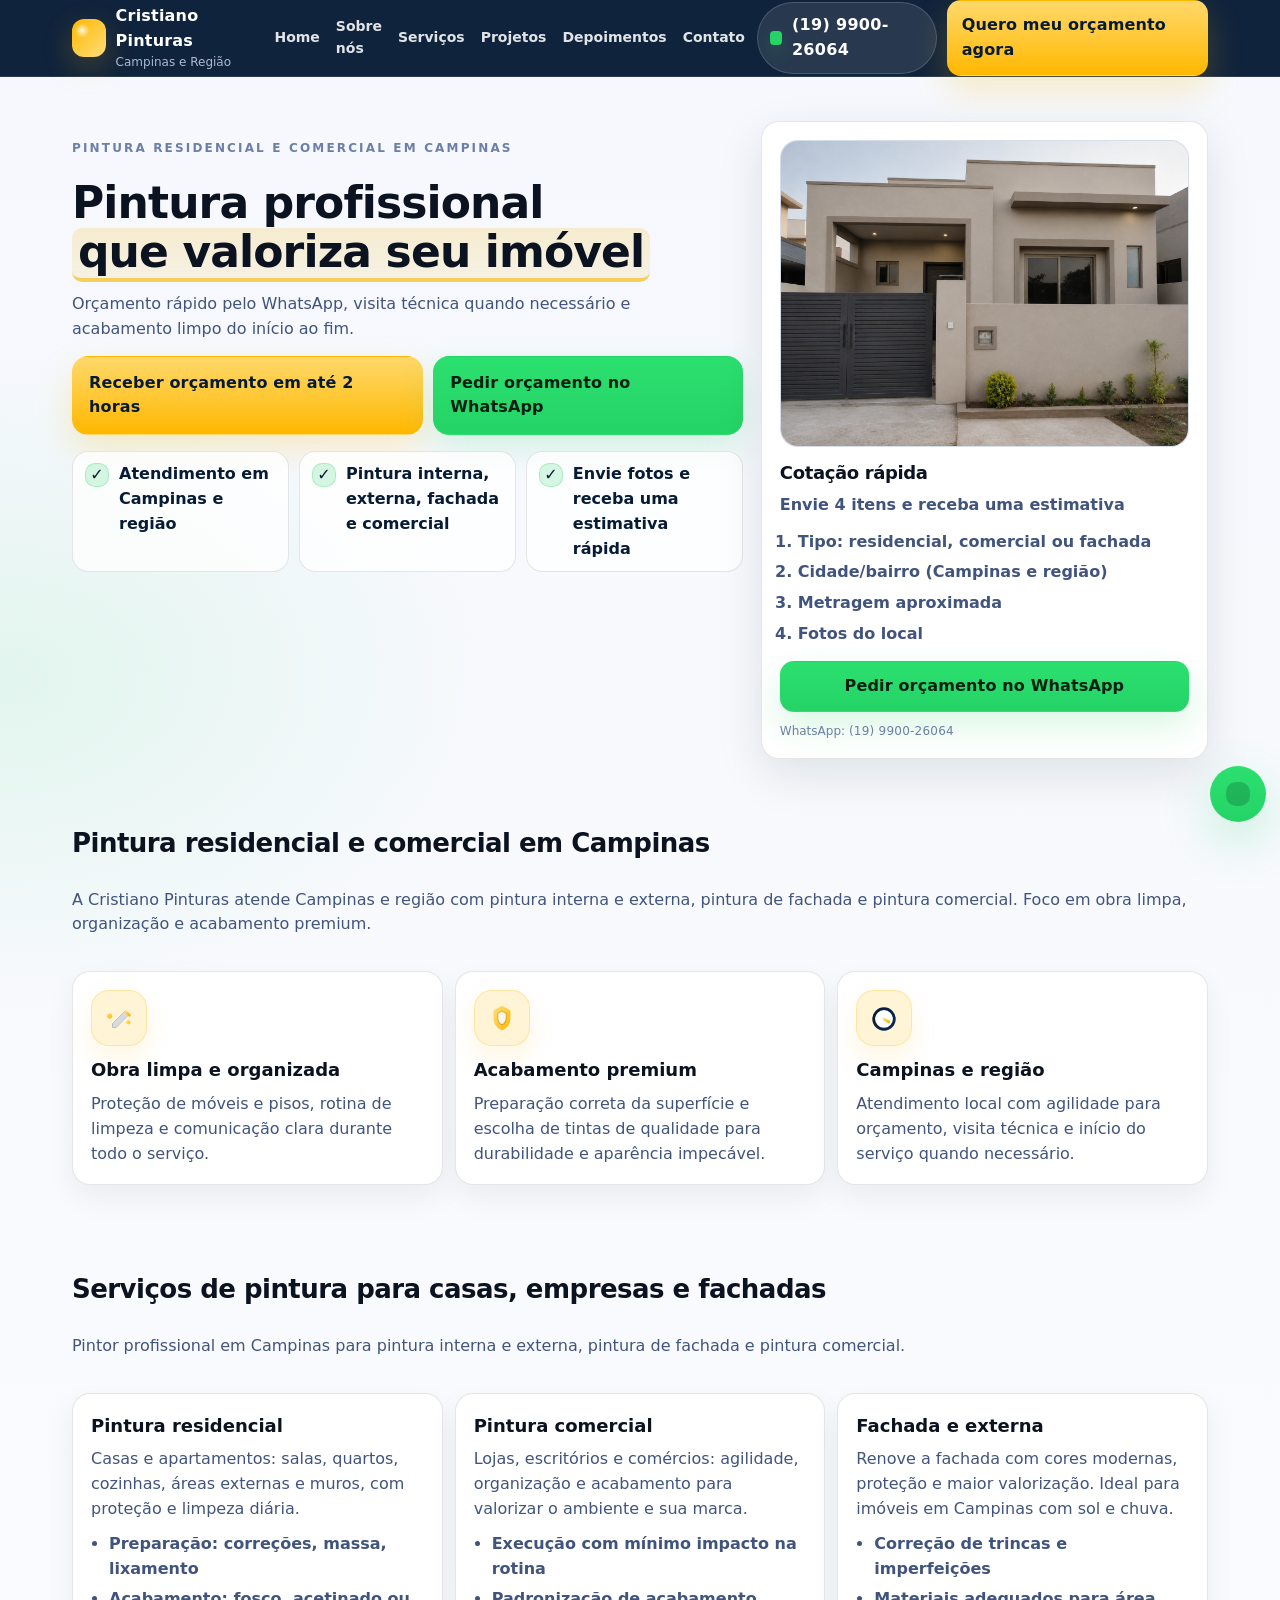
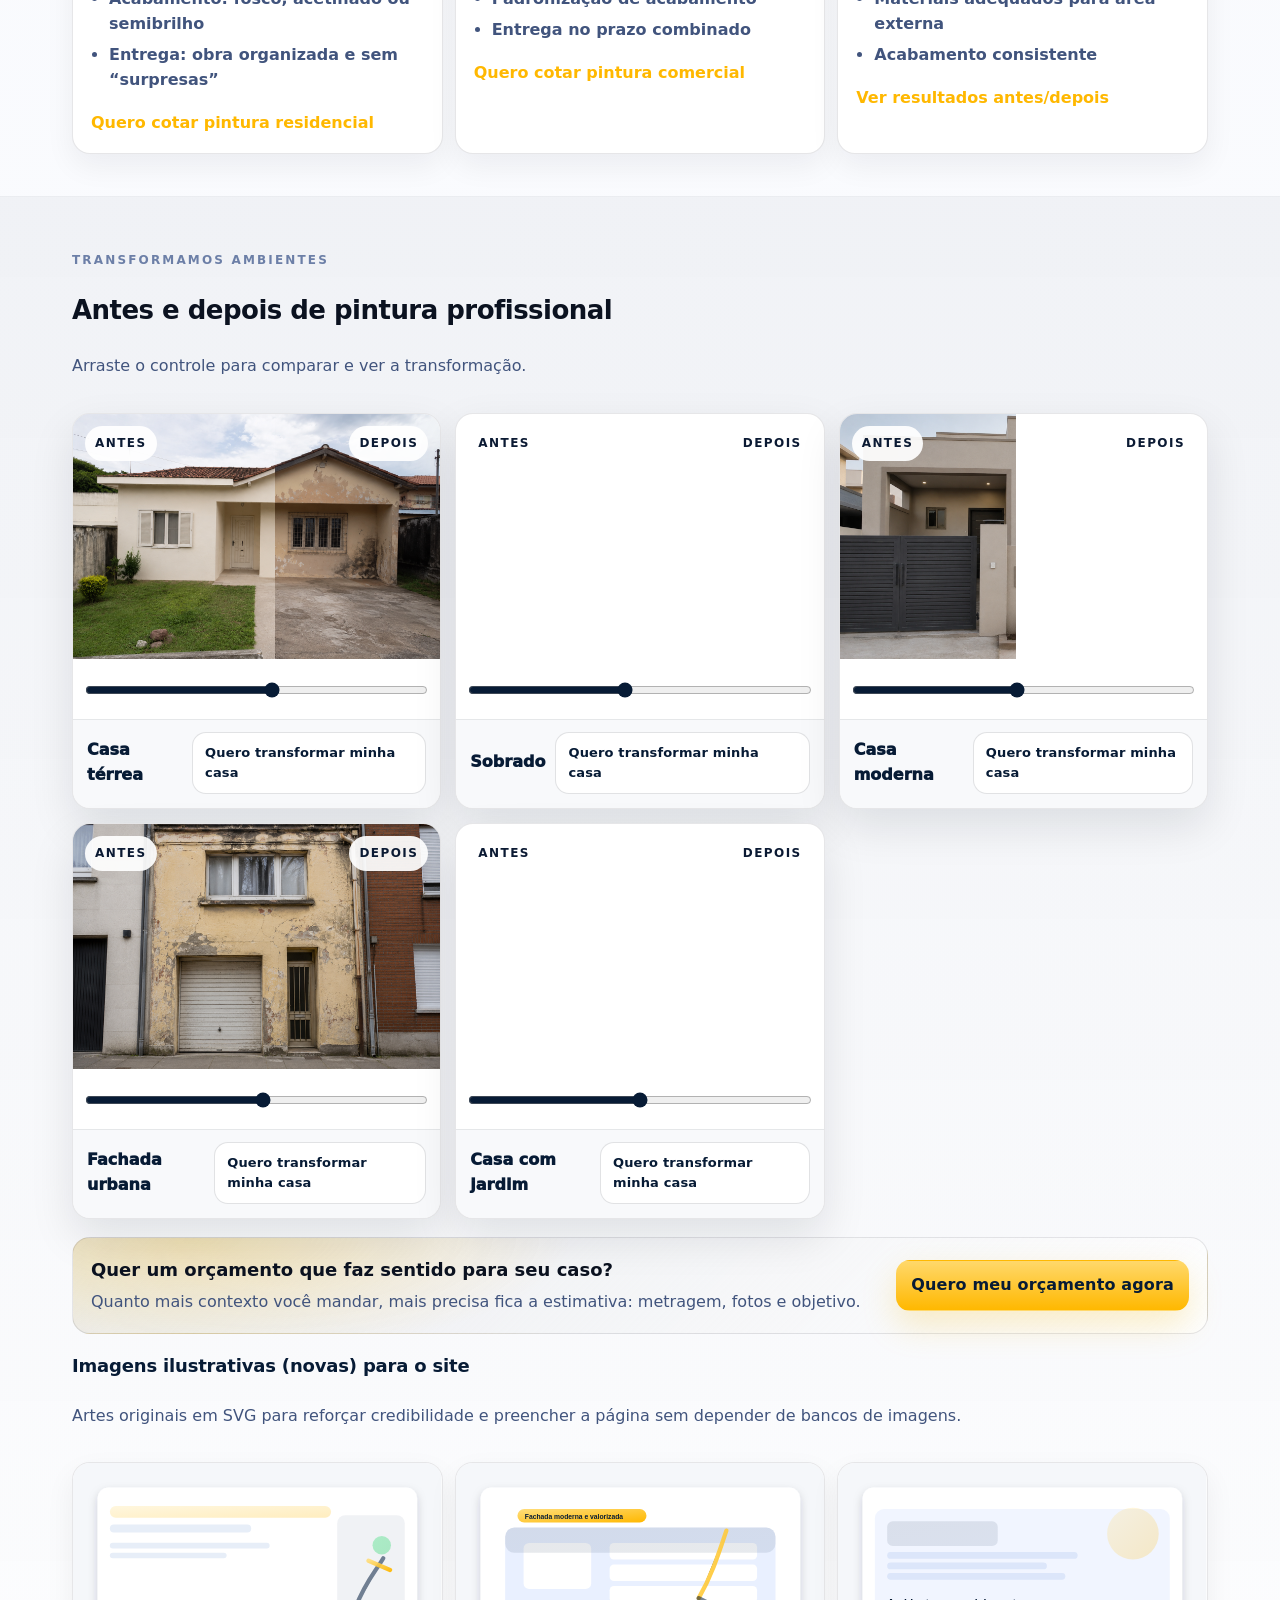
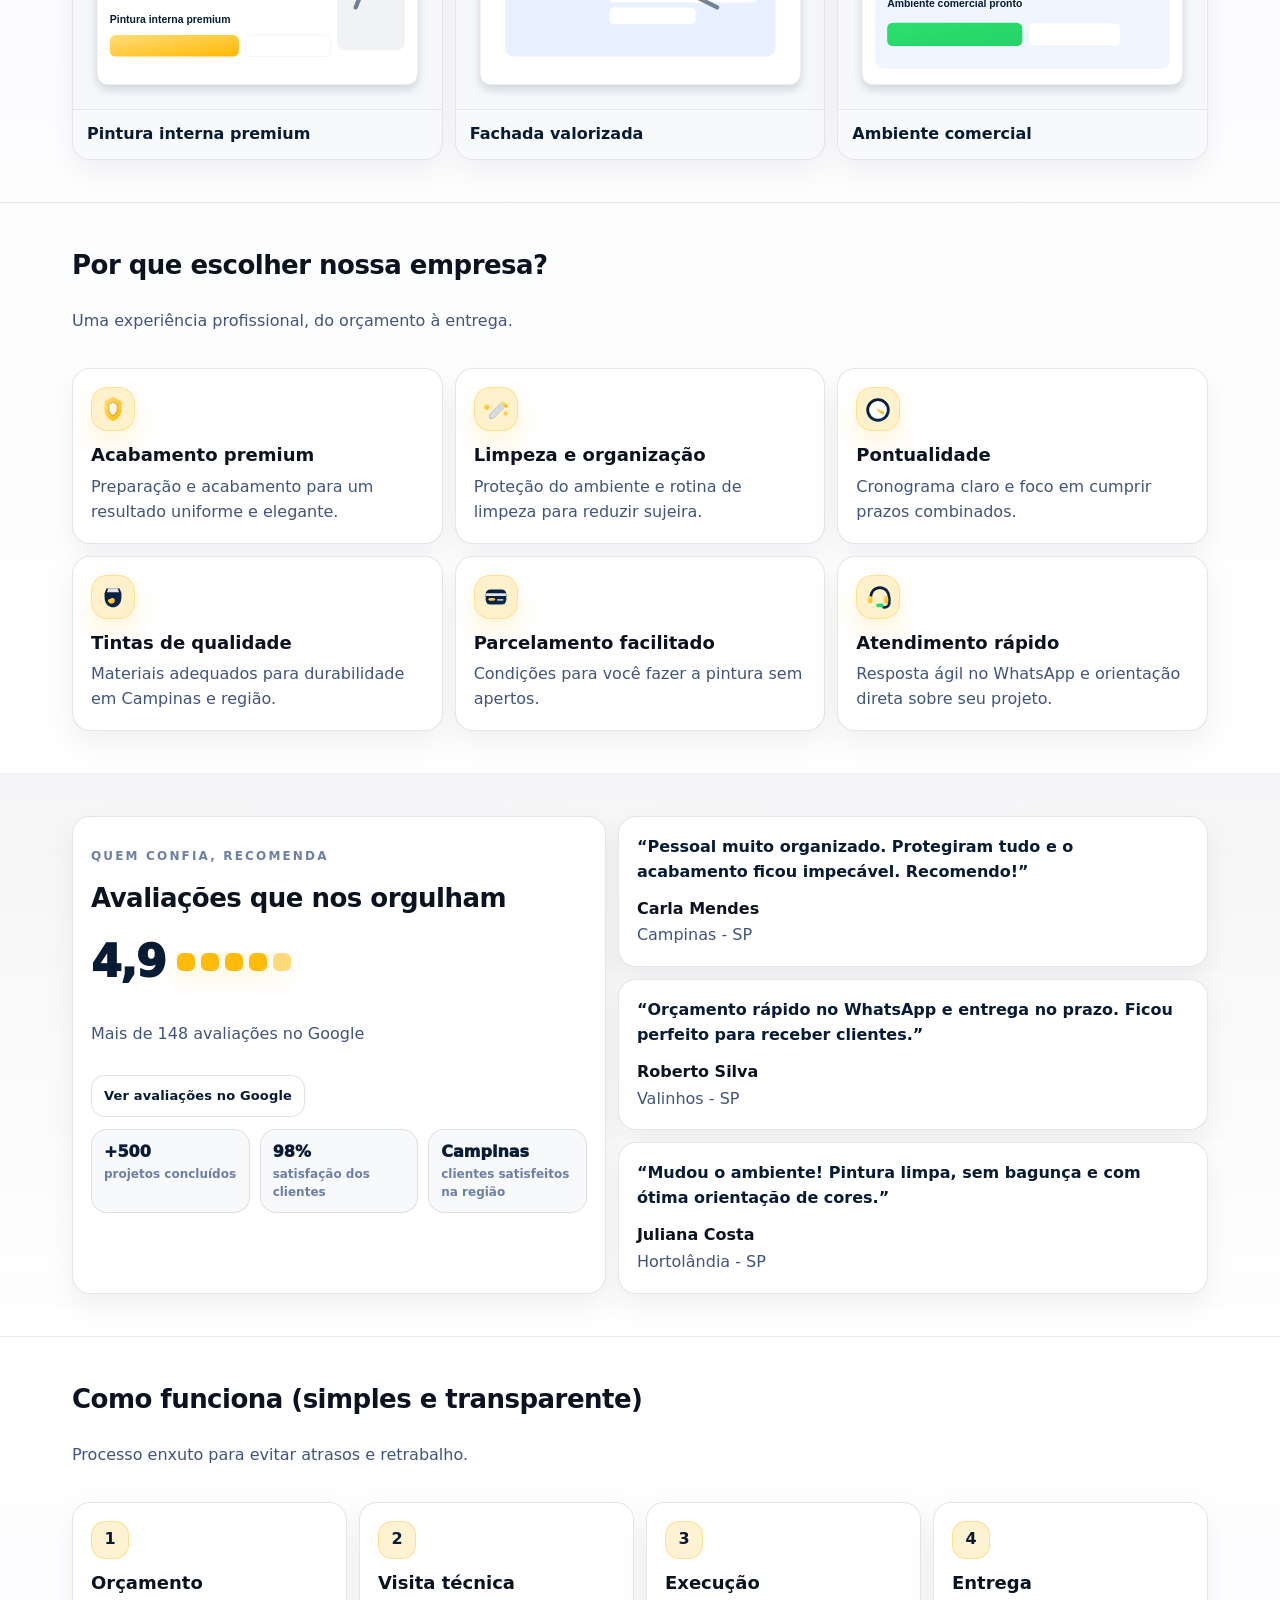
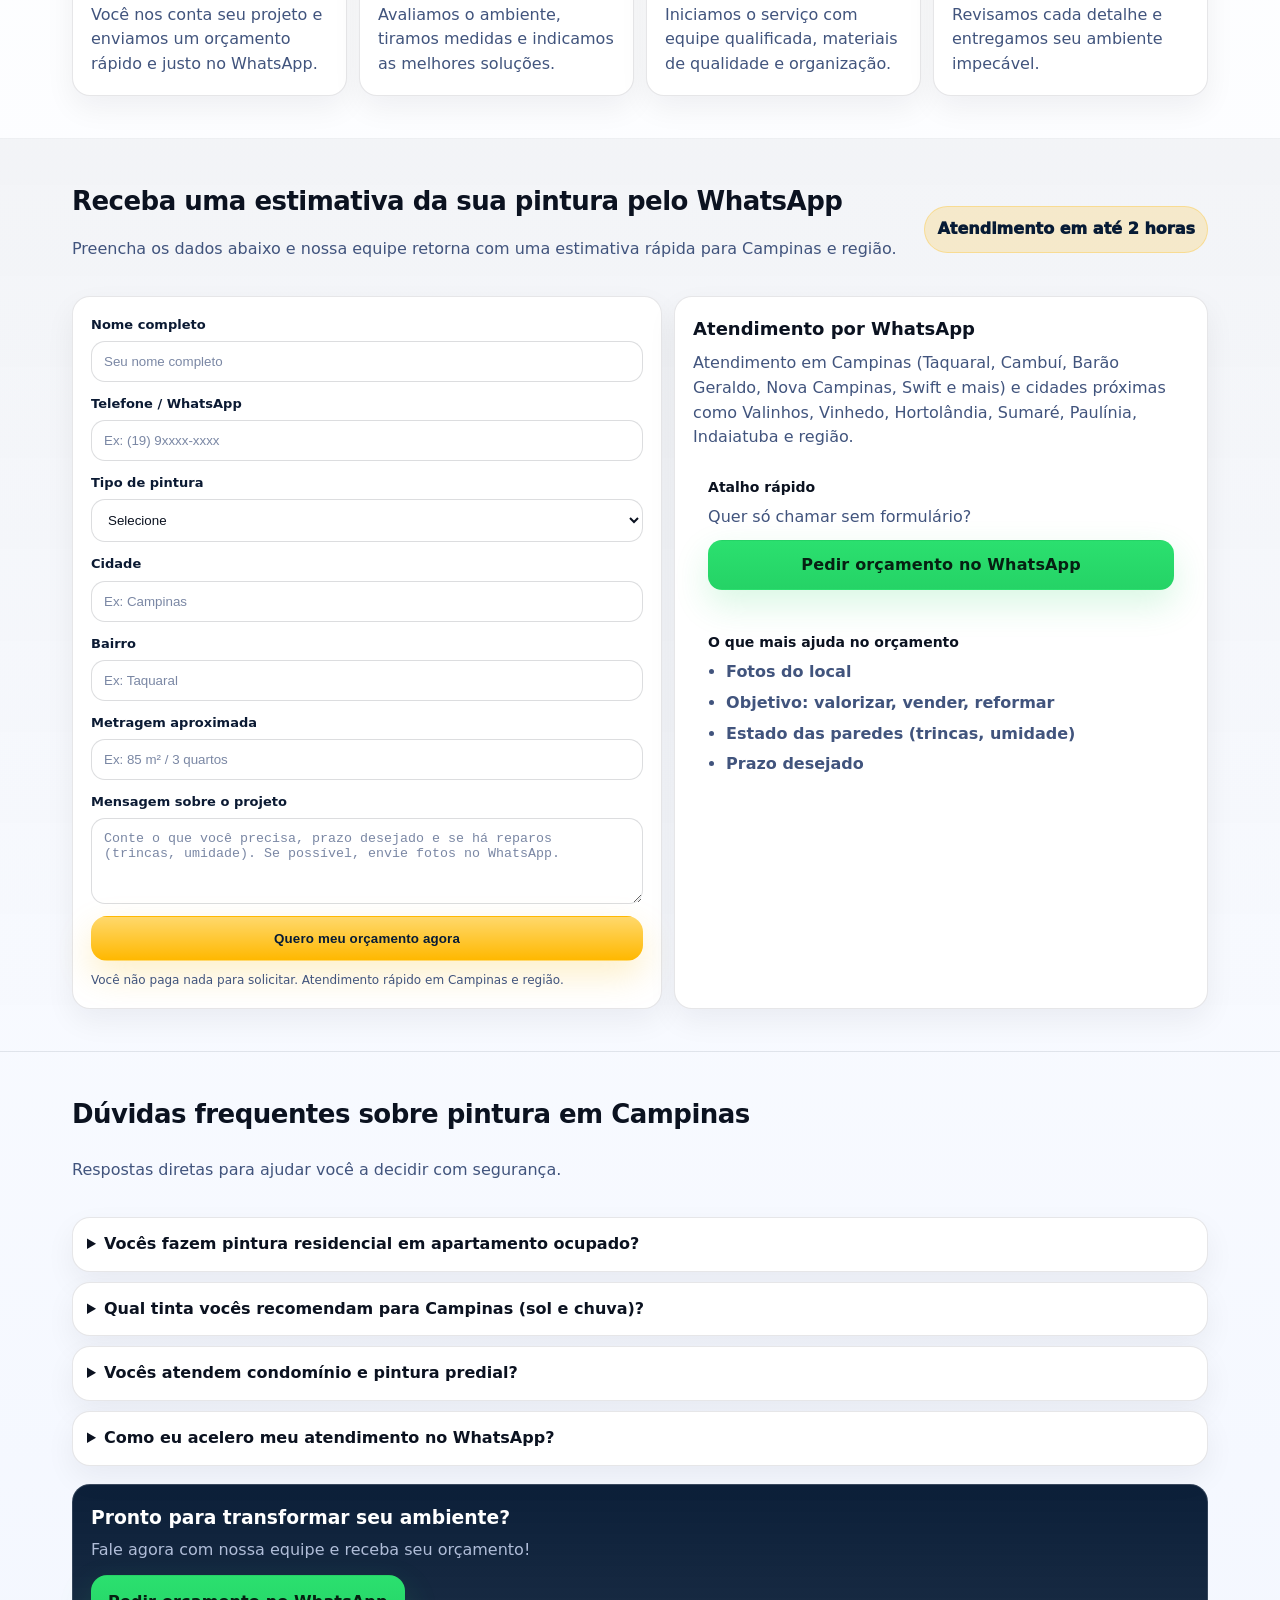
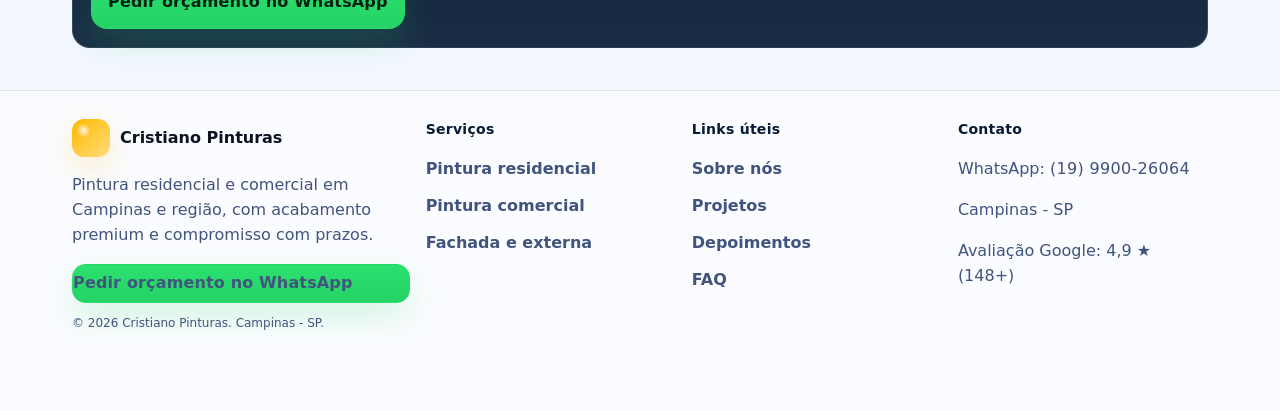
<file: index.html>
<!doctype html>
<html lang="pt-BR">
  <head>
    <meta charset="utf-8" />
    <meta name="viewport" content="width=device-width, initial-scale=1" />
    <meta name="theme-color" content="#071B35" />
    <meta name="robots" content="index,follow,max-image-preview:large,max-snippet:-1,max-video-preview:-1" />
    <title>Pintura Residencial e Comercial em Campinas | Cristiano Pinturas</title>
    <meta
      name="description"
      content="Pintura residencial e comercial em Campinas e região: orçamento rápido no WhatsApp, acabamento premium, equipe especializada e compromisso com prazos. Peça seu orçamento."
    />
    <link rel="canonical" href="https://santospintura.vercel.app/" />
    <meta property="og:type" content="website" />
    <meta property="og:locale" content="pt_BR" />
    <meta property="og:site_name" content="Cristiano Pinturas" />
    <meta property="og:title" content="Pintura Residencial e Comercial em Campinas | Cristiano Pinturas" />
    <meta
      property="og:description"
      content="Orçamento rápido no WhatsApp. Pintura residencial e comercial com acabamento premium, equipe especializada e entrega no prazo em Campinas e região."
    />
    <meta property="og:url" content="https://santospintura.vercel.app/" />
    <meta property="og:image" content="data:image/svg+xml;utf8,<?xml version='1.0' encoding='UTF-8'?><svg xmlns='http://www.w3.org/2000/svg' width='1200' height='630' viewBox='0 0 1200 630'><defs><linearGradient id='g' x1='0' y1='0' x2='1' y2='1'><stop offset='0' stop-color='%230b1a33'/><stop offset='1' stop-color='%2311264a'/></linearGradient></defs><rect width='1200' height='630' rx='36' fill='url(%23g)'/><circle cx='990' cy='160' r='150' fill='%23f4b400' opacity='0.22'/><circle cx='1050' cy='220' r='180' fill='%2325d366' opacity='0.16'/><text x='72' y='220' fill='white' font-family='Segoe UI,Arial' font-size='58' font-weight='800'>Cristiano Pinturas</text><text x='72' y='290' fill='%23d8e4ff' font-family='Segoe UI,Arial' font-size='34'>Pintura residencial e comercial em Campinas</text><rect x='72' y='340' width='520' height='78' rx='18' fill='%23f4b400'/><text x='104' y='392' fill='%230b1a33' font-family='Segoe UI,Arial' font-size='30' font-weight='900'>Orçamento no WhatsApp</text><text x='72' y='480' fill='%23d8e4ff' font-family='Segoe UI,Arial' font-size='26'>WhatsApp: (19) 9900-26064</text></svg>" />
    <link rel="stylesheet" href="./styles.css" />
    <script type="application/ld+json">
      {
        "@context": "https://schema.org",
        "@type": "LocalBusiness",
        "name": "Cristiano Pinturas",
        "url": "https://santospintura.vercel.app/",
        "telephone": "+5519990026064",
        "areaServed": [
          "Campinas - SP",
          "Valinhos - SP",
          "Vinhedo - SP",
          "Sumaré - SP",
          "Hortolândia - SP",
          "Paulínia - SP",
          "Indaiatuba - SP",
          "Jaguariúna - SP",
          "Americana - SP",
          "Nova Odessa - SP",
          "Santa Bárbara d'Oeste - SP"
        ],
        "address": { "@type": "PostalAddress", "addressLocality": "Campinas", "addressRegion": "SP", "addressCountry": "BR" },
        "geo": { "@type": "GeoCoordinates", "latitude": -22.9056, "longitude": -47.0608 },
        "priceRange": "$$",
        "openingHours": "Mo-Sa 08:00-18:00",
        "makesOffer": [
          {
            "@type": "Offer",
            "itemOffered": {
              "@type": "Service",
              "name": "Pintura residencial",
              "serviceType": "Pintura interna e externa",
              "areaServed": "Campinas e região"
            }
          },
          {
            "@type": "Offer",
            "itemOffered": {
              "@type": "Service",
              "name": "Pintura comercial",
              "serviceType": "Pintura para empresas e comércios",
              "areaServed": "Campinas e região"
            }
          },
          {
            "@type": "Offer",
            "itemOffered": {
              "@type": "Service",
              "name": "Pintura de fachada e predial",
              "serviceType": "Pintura externa, fachada e áreas comuns",
              "areaServed": "Campinas e região"
            }
          }
        ]
      }
    </script>
    <script type="application/ld+json">
      {
        "@context": "https://schema.org",
        "@type": "FAQPage",
        "mainEntity": [
          {
            "@type": "Question",
            "name": "Vocês atendem Campinas e região?",
            "acceptedAnswer": {
              "@type": "Answer",
              "text": "Sim. Atendemos Campinas e cidades próximas como Valinhos, Vinhedo, Sumaré, Hortolândia, Paulínia, Indaiatuba, Jaguariúna e região."
            }
          },
          {
            "@type": "Question",
            "name": "Como funciona o orçamento pelo WhatsApp?",
            "acceptedAnswer": {
              "@type": "Answer",
              "text": "Você envia o tipo de serviço (residencial, comercial ou fachada), a cidade/bairro, a metragem aproximada e fotos. Nós retornamos com estimativa e opções de visita técnica em Campinas e região."
            }
          },
          {
            "@type": "Question",
            "name": "Vocês fazem pintura com pouca sujeira?",
            "acceptedAnswer": {
              "@type": "Answer",
              "text": "Sim. Trabalhamos com proteção de móveis/pisos, organização do ambiente e limpeza diária. O objetivo é entregar uma obra de pintura limpa e com acabamento."
            }
          },
          {
            "@type": "Question",
            "name": "Em quanto tempo uma pintura residencial fica pronta?",
            "acceptedAnswer": {
              "@type": "Answer",
              "text": "Depende da metragem, estado das paredes e quantidade de demãos. Após entender seu cenário em Campinas ou região, informamos prazo realista e cronograma."
            }
          }
        ]
      }
    </script>
  </head>
  <body>
    <a class="skip-link" href="#conteudo">Pular para o conteúdo</a>
    <header class="site-header">
      <div class="container header-inner">
        <a class="brand" href="#topo" aria-label="Cristiano Pinturas">
          <span class="brand-mark" aria-hidden="true"></span>
          <span class="brand-text">
            <span class="brand-name">Cristiano Pinturas</span>
            <span class="brand-sub">Campinas e Região</span>
          </span>
        </a>
        <nav class="nav" aria-label="Navegação principal">
          <a href="#topo">Home</a>
          <a href="#sobre">Sobre nós</a>
          <a href="#servicos">Serviços</a>
          <a href="#projetos">Projetos</a>
          <a href="#depoimentos">Depoimentos</a>
          <a href="#contato">Contato</a>
        </nav>
        <div class="header-cta">
          <a class="header-phone" id="ctaTop" href="#" rel="nofollow" aria-label="WhatsApp (19) 9900-26064">
            <span class="phone-pill">
              <span class="phone-ic" aria-hidden="true"></span>
              <span class="phone-text">(19) 9900-26064</span>
            </span>
          </a>
          <a class="btn btn-primary" href="#contato">Quero meu orçamento agora</a>
          <button class="menu-toggle" id="menuToggle" type="button" aria-label="Abrir menu" aria-expanded="false">
            <span class="menu-ic" aria-hidden="true"></span>
          </button>
        </div>
      </div>
      <div class="mobile-nav" id="mobileNav" aria-label="Menu mobile">
        <div class="mobile-nav-inner">
          <a href="#topo" data-close>Home</a>
          <a href="#sobre" data-close>Sobre nós</a>
          <a href="#servicos" data-close>Serviços</a>
          <a href="#projetos" data-close>Projetos</a>
          <a href="#depoimentos" data-close>Depoimentos</a>
          <a href="#contato" data-close>Contato</a>
          <a class="btn btn-primary btn-block" href="#contato" data-close>Quero meu orçamento agora</a>
          <a class="btn btn-whatsapp btn-block" id="ctaMobileWA" href="#" rel="nofollow">Pedir orçamento no WhatsApp</a>
        </div>
      </div>
    </header>

    <main id="conteudo">
      <section class="hero" id="topo">
        <div class="container hero-grid">
          <div class="hero-copy">
            <p class="eyebrow">Pintura residencial e comercial em Campinas</p>
            <h1>Pintura profissional <span class="highlight">que valoriza seu imóvel</span></h1>
            <p class="lead">Orçamento rápido pelo WhatsApp, visita técnica quando necessário e acabamento limpo do início ao fim.</p>
            <div class="hero-actions">
              <a class="btn btn-primary btn-lg" href="#contato">Receber orçamento em até 2 horas</a>
              <a class="btn btn-whatsapp btn-lg" id="ctaHero" href="#" rel="nofollow">Pedir orçamento no WhatsApp</a>
            </div>
            <ul class="hero-checks" aria-label="Destaques">
              <li>Atendimento em Campinas e região</li>
              <li>Pintura interna, externa, fachada e comercial</li>
              <li>Envie fotos e receba uma estimativa rápida</li>
            </ul>
          </div>
          <div class="hero-card" aria-label="Resumo do serviço">
            <div class="hero-photo-wrap">
              <img
                class="hero-photo"
                src="./assets/galeria/depois-03.png"
                alt="Pintura profissional com acabamento premium"
                loading="eager"
                decoding="async"
                width="1200"
                height="800"
              />
            </div>
            <div class="hero-card-top">
              <h2 class="card-title">Cotação rápida</h2>
              <p class="card-sub">Envie 4 itens e receba uma estimativa</p>
            </div>
            <ol class="checklist">
              <li>Tipo: residencial, comercial ou fachada</li>
              <li>Cidade/bairro (Campinas e região)</li>
              <li>Metragem aproximada</li>
              <li>Fotos do local</li>
            </ol>
            <a class="btn btn-whatsapp btn-block" id="ctaCard" href="#" rel="nofollow">Pedir orçamento no WhatsApp</a>
            <p class="mini">WhatsApp: <span class="mono">(19) 9900-26064</span></p>
          </div>
        </div>
      </section>

      <section class="section" id="sobre">
        <div class="container">
          <div class="section-head">
            <h2>Pintura residencial e comercial em Campinas</h2>
            <p class="muted">
              A Cristiano Pinturas atende Campinas e região com pintura interna e externa, pintura de fachada e pintura comercial. Foco em obra limpa,
              organização e acabamento premium.
            </p>
          </div>
          <div class="about-grid">
            <div class="about-card">
              <div class="about-ic" aria-hidden="true">
                <svg class="icon"><use href="./assets/illustrations.svg#icon-clean"></use></svg>
              </div>
              <h3>Obra limpa e organizada</h3>
              <p>Proteção de móveis e pisos, rotina de limpeza e comunicação clara durante todo o serviço.</p>
            </div>
            <div class="about-card">
              <div class="about-ic" aria-hidden="true">
                <svg class="icon"><use href="./assets/illustrations.svg#icon-premium"></use></svg>
              </div>
              <h3>Acabamento premium</h3>
              <p>Preparação correta da superfície e escolha de tintas de qualidade para durabilidade e aparência impecável.</p>
            </div>
            <div class="about-card">
              <div class="about-ic" aria-hidden="true">
                <svg class="icon"><use href="./assets/illustrations.svg#icon-time"></use></svg>
              </div>
              <h3>Campinas e região</h3>
              <p>Atendimento local com agilidade para orçamento, visita técnica e início do serviço quando necessário.</p>
            </div>
          </div>
        </div>
      </section>

      <section class="section" id="servicos">
        <div class="container">
          <div class="section-head">
            <h2>Serviços de pintura para casas, empresas e fachadas</h2>
            <p class="muted">Pintor profissional em Campinas para pintura interna e externa, pintura de fachada e pintura comercial.</p>
          </div>
          <div class="cards">
            <article class="card">
              <h3>Pintura residencial</h3>
              <p>Casas e apartamentos: salas, quartos, cozinhas, áreas externas e muros, com proteção e limpeza diária.</p>
              <ul class="bullets">
                <li>Preparação: correções, massa, lixamento</li>
                <li>Acabamento: fosco, acetinado ou semibrilho</li>
                <li>Entrega: obra organizada e sem “surpresas”</li>
              </ul>
              <a class="link" href="#contato">Quero cotar pintura residencial</a>
            </article>
            <article class="card">
              <h3>Pintura comercial</h3>
              <p>Lojas, escritórios e comércios: agilidade, organização e acabamento para valorizar o ambiente e sua marca.</p>
              <ul class="bullets">
                <li>Execução com mínimo impacto na rotina</li>
                <li>Padronização de acabamento</li>
                <li>Entrega no prazo combinado</li>
              </ul>
              <a class="link" href="#contato">Quero cotar pintura comercial</a>
            </article>
            <article class="card">
              <h3>Fachada e externa</h3>
              <p>Renove a fachada com cores modernas, proteção e maior valorização. Ideal para imóveis em Campinas com sol e chuva.</p>
              <ul class="bullets">
                <li>Correção de trincas e imperfeições</li>
                <li>Materiais adequados para área externa</li>
                <li>Acabamento consistente</li>
              </ul>
              <a class="link" href="#projetos">Ver resultados antes/depois</a>
            </article>
          </div>
        </div>
      </section>

      <section class="section alt" id="projetos">
        <div class="container">
          <div class="section-head">
            <p class="eyebrow">Transformamos ambientes</p>
            <h2>Antes e depois de pintura profissional</h2>
            <p class="muted">Arraste o controle para comparar e ver a transformação.</p>
          </div>

          <div class="ba-grid ba-grid-3">
            <div class="ba" data-ba>
              <div class="ba-images">
                <img
                  class="ba-img"
                  alt="Casa térrea antes da pintura"
                  src="./assets/galeria/antes-01.png"
                  loading="lazy"
                  decoding="async"
                  width="1200"
                  height="800"
                />
                <img
                  class="ba-img ba-after"
                  alt="Casa térrea depois da pintura"
                  src="./assets/galeria/depois-01.png"
                  loading="lazy"
                  decoding="async"
                  width="1200"
                  height="800"
                />
              </div>
              <input class="ba-range" type="range" min="0" max="100" value="55" aria-label="Controle de comparação antes e depois" />
              <div class="ba-labels" aria-hidden="true">
                <span>Antes</span>
                <span>Depois</span>
              </div>
              <div class="ba-meta">
                <div class="ba-title">Casa térrea</div>
                <a class="btn btn-secondary btn-sm wa-transform" href="#" rel="nofollow">Quero transformar minha casa</a>
              </div>
            </div>

            <div class="ba" data-ba>
              <div class="ba-images">
                <img
                  class="ba-img"
                  alt="Sobrado antes da pintura"
                  src="./assets/galeria/antes-02.png"
                  loading="lazy"
                  decoding="async"
                  width="1200"
                  height="800"
                />
                <img
                  class="ba-img ba-after"
                  alt="Sobrado depois da pintura"
                  src="./assets/galeria/depois-02.png"
                  loading="lazy"
                  decoding="async"
                  width="1200"
                  height="800"
                />
              </div>
              <input class="ba-range" type="range" min="0" max="100" value="45" aria-label="Controle de comparação antes e depois" />
              <div class="ba-labels" aria-hidden="true">
                <span>Antes</span>
                <span>Depois</span>
              </div>
              <div class="ba-meta">
                <div class="ba-title">Sobrado</div>
                <a class="btn btn-secondary btn-sm wa-transform" href="#" rel="nofollow">Quero transformar minha casa</a>
              </div>
            </div>

            <div class="ba" data-ba>
              <div class="ba-images">
                <img class="ba-img" alt="Casa moderna antes da pintura" src="./assets/galeria/antes-03.png" loading="lazy" decoding="async" width="1200" height="800" />
                <img class="ba-img ba-after" alt="Casa moderna depois da pintura" src="./assets/galeria/depois-03.png" loading="lazy" decoding="async" width="1200" height="800" />
              </div>
              <input class="ba-range" type="range" min="0" max="100" value="48" aria-label="Controle de comparação antes e depois" />
              <div class="ba-labels" aria-hidden="true">
                <span>Antes</span>
                <span>Depois</span>
              </div>
              <div class="ba-meta">
                <div class="ba-title">Casa moderna</div>
                <a class="btn btn-secondary btn-sm wa-transform" href="#" rel="nofollow">Quero transformar minha casa</a>
              </div>
            </div>

            <div class="ba" data-ba>
              <div class="ba-images">
                <img class="ba-img" alt="Fachada urbana antes da pintura" src="./assets/galeria/antes-04.png" loading="lazy" decoding="async" width="1200" height="800" />
                <img class="ba-img ba-after" alt="Fachada urbana depois da pintura" src="./assets/galeria/depois-04.png" loading="lazy" decoding="async" width="1200" height="800" />
              </div>
              <input class="ba-range" type="range" min="0" max="100" value="52" aria-label="Controle de comparação antes e depois" />
              <div class="ba-labels" aria-hidden="true">
                <span>Antes</span>
                <span>Depois</span>
              </div>
              <div class="ba-meta">
                <div class="ba-title">Fachada urbana</div>
                <a class="btn btn-secondary btn-sm wa-transform" href="#" rel="nofollow">Quero transformar minha casa</a>
              </div>
            </div>

            <div class="ba" data-ba>
              <div class="ba-images">
                <img class="ba-img" alt="Casa com jardim antes da pintura" src="./assets/galeria/antes-05.png" loading="lazy" decoding="async" width="1200" height="800" />
                <img class="ba-img ba-after" alt="Casa com jardim depois da pintura" src="./assets/galeria/depois-05.png" loading="lazy" decoding="async" width="1200" height="800" />
              </div>
              <input class="ba-range" type="range" min="0" max="100" value="50" aria-label="Controle de comparação antes e depois" />
              <div class="ba-labels" aria-hidden="true">
                <span>Antes</span>
                <span>Depois</span>
              </div>
              <div class="ba-meta">
                <div class="ba-title">Casa com jardim</div>
                <a class="btn btn-secondary btn-sm wa-transform" href="#" rel="nofollow">Quero transformar minha casa</a>
              </div>
            </div>
          </div>

          <div class="cta-band">
            <div>
              <h3>Quer um orçamento que faz sentido para seu caso?</h3>
              <p class="muted">Quanto mais contexto você mandar, mais precisa fica a estimativa: metragem, fotos e objetivo.</p>
            </div>
            <a class="btn btn-primary" id="ctaBand" href="#" rel="nofollow">Quero meu orçamento agora</a>
          </div>

          <div class="section-head gallery-head">
            <h3 class="h3">Imagens ilustrativas (novas) para o site</h3>
            <p class="muted">Artes originais em SVG para reforçar credibilidade e preencher a página sem depender de bancos de imagens.</p>
          </div>
          <div class="scene-grid" aria-label="Galeria ilustrativa">
            <div class="scene">
              <svg class="scene-svg" viewBox="0 0 1200 800" role="img" aria-label="Ilustração de pintura interna premium">
                <use href="./assets/illustrations.svg#scene-room"></use>
              </svg>
              <div class="scene-cap">Pintura interna premium</div>
            </div>
            <div class="scene">
              <svg class="scene-svg" viewBox="0 0 1200 800" role="img" aria-label="Ilustração de fachada moderna">
                <use href="./assets/illustrations.svg#scene-facade"></use>
              </svg>
              <div class="scene-cap">Fachada valorizada</div>
            </div>
            <div class="scene">
              <svg class="scene-svg" viewBox="0 0 1200 800" role="img" aria-label="Ilustração de pintura comercial">
                <use href="./assets/illustrations.svg#scene-commercial"></use>
              </svg>
              <div class="scene-cap">Ambiente comercial</div>
            </div>
          </div>
        </div>
      </section>

      <section class="section" id="beneficios">
        <div class="container">
          <div class="section-head">
            <h2>Por que escolher nossa empresa?</h2>
            <p class="muted">Uma experiência profissional, do orçamento à entrega.</p>
          </div>
          <div class="benefits">
            <div class="benefit">
              <div class="benefit-ic" aria-hidden="true">
                <svg class="icon"><use href="./assets/illustrations.svg#icon-premium"></use></svg>
              </div>
              <h3>Acabamento premium</h3>
              <p>Preparação e acabamento para um resultado uniforme e elegante.</p>
            </div>
            <div class="benefit">
              <div class="benefit-ic" aria-hidden="true">
                <svg class="icon"><use href="./assets/illustrations.svg#icon-clean"></use></svg>
              </div>
              <h3>Limpeza e organização</h3>
              <p>Proteção do ambiente e rotina de limpeza para reduzir sujeira.</p>
            </div>
            <div class="benefit">
              <div class="benefit-ic" aria-hidden="true">
                <svg class="icon"><use href="./assets/illustrations.svg#icon-time"></use></svg>
              </div>
              <h3>Pontualidade</h3>
              <p>Cronograma claro e foco em cumprir prazos combinados.</p>
            </div>
            <div class="benefit">
              <div class="benefit-ic" aria-hidden="true">
                <svg class="icon"><use href="./assets/illustrations.svg#icon-paint"></use></svg>
              </div>
              <h3>Tintas de qualidade</h3>
              <p>Materiais adequados para durabilidade em Campinas e região.</p>
            </div>
            <div class="benefit">
              <div class="benefit-ic" aria-hidden="true">
                <svg class="icon"><use href="./assets/illustrations.svg#icon-pay"></use></svg>
              </div>
              <h3>Parcelamento facilitado</h3>
              <p>Condições para você fazer a pintura sem apertos.</p>
            </div>
            <div class="benefit">
              <div class="benefit-ic" aria-hidden="true">
                <svg class="icon"><use href="./assets/illustrations.svg#icon-support"></use></svg>
              </div>
              <h3>Atendimento rápido</h3>
              <p>Resposta ágil no WhatsApp e orientação direta sobre seu projeto.</p>
            </div>
          </div>
        </div>
      </section>

      <section class="section alt" id="depoimentos">
        <div class="container">
          <div class="social-grid">
            <div class="rating-card">
              <p class="eyebrow">Quem confia, recomenda</p>
              <h2>Avaliações que nos orgulham</h2>
              <div class="rating-row" aria-label="Avaliação média">
                <div class="rating-score">4,9</div>
                <div class="rating-stars" aria-hidden="true">
                  <span class="star"></span><span class="star"></span><span class="star"></span><span class="star"></span><span class="star half"></span>
                </div>
              </div>
              <div class="rating-actions">
                <p class="muted">Mais de 148 avaliações no Google</p>
                <!-- Substituir pelo link real das avaliações do Google -->
                <a class="btn btn-secondary btn-sm" href="#" rel="nofollow">Ver avaliações no Google</a>
              </div>
              <div class="stats">
                <div class="stat">
                  <div class="stat-num">+500</div>
                  <div class="stat-label">projetos concluídos</div>
                </div>
                <div class="stat">
                  <div class="stat-num">98%</div>
                  <div class="stat-label">satisfação dos clientes</div>
                </div>
                <div class="stat">
                  <div class="stat-num">Campinas</div>
                  <div class="stat-label">clientes satisfeitos na região</div>
                </div>
              </div>
            </div>

            <div class="testimonials">
              <article class="testimonial">
                <p class="quote">“Pessoal muito organizado. Protegiram tudo e o acabamento ficou impecável. Recomendo!”</p>
                <div class="who"><strong>Carla Mendes</strong><span class="muted">Campinas - SP</span></div>
              </article>
              <article class="testimonial">
                <p class="quote">“Orçamento rápido no WhatsApp e entrega no prazo. Ficou perfeito para receber clientes.”</p>
                <div class="who"><strong>Roberto Silva</strong><span class="muted">Valinhos - SP</span></div>
              </article>
              <article class="testimonial">
                <p class="quote">“Mudou o ambiente! Pintura limpa, sem bagunça e com ótima orientação de cores.”</p>
                <div class="who"><strong>Juliana Costa</strong><span class="muted">Hortolândia - SP</span></div>
              </article>
            </div>
          </div>
        </div>
      </section>

      <section class="section" id="processo">
        <div class="container">
          <div class="section-head">
            <h2>Como funciona (simples e transparente)</h2>
            <p class="muted">Processo enxuto para evitar atrasos e retrabalho.</p>
          </div>
          <div class="steps">
            <div class="step">
              <div class="step-num">1</div>
              <h3>Orçamento</h3>
              <p>Você nos conta seu projeto e enviamos um orçamento rápido e justo no WhatsApp.</p>
            </div>
            <div class="step">
              <div class="step-num">2</div>
              <h3>Visita técnica</h3>
              <p>Avaliamos o ambiente, tiramos medidas e indicamos as melhores soluções.</p>
            </div>
            <div class="step">
              <div class="step-num">3</div>
              <h3>Execução</h3>
              <p>Iniciamos o serviço com equipe qualificada, materiais de qualidade e organização.</p>
            </div>
            <div class="step">
              <div class="step-num">4</div>
              <h3>Entrega</h3>
              <p>Revisamos cada detalhe e entregamos seu ambiente impecável.</p>
            </div>
          </div>
        </div>
      </section>

      <section class="section alt" id="contato">
        <div class="container">
          <div class="section-head">
            <div class="quote-head">
              <div>
                <h2>Receba uma estimativa da sua pintura pelo WhatsApp</h2>
                <p class="muted">Preencha os dados abaixo e nossa equipe retorna com uma estimativa rápida para Campinas e região.</p>
              </div>
              <div class="quote-badge">Atendimento em até 2 horas</div>
            </div>
          </div>

          <div class="form-grid">
            <form class="lead-form" id="leadForm" autocomplete="on">
              <div class="field">
                <label for="nome">Nome completo</label>
                <input id="nome" name="nome" type="text" placeholder="Seu nome completo" required />
              </div>
              <div class="field">
                <label for="telefone">Telefone / WhatsApp</label>
                <input id="telefone" name="telefone" type="tel" inputmode="tel" placeholder="Ex: (19) 9xxxx-xxxx" required />
              </div>
              <div class="field">
                <label for="tipo">Tipo de pintura</label>
                <select id="tipo" name="tipo" required>
                  <option value="" selected disabled>Selecione</option>
                  <option value="Pintura residencial">Pintura residencial</option>
                  <option value="Pintura comercial">Pintura comercial</option>
                  <option value="Pintura de fachada">Pintura de fachada</option>
                  <option value="Pintura interna">Pintura interna</option>
                  <option value="Pintura externa">Pintura externa</option>
                </select>
              </div>
              <div class="field">
                <label for="cidade">Cidade</label>
                <input id="cidade" name="cidade" type="text" placeholder="Ex: Campinas" required />
              </div>
              <div class="field">
                <label for="bairro">Bairro</label>
                <input id="bairro" name="bairro" type="text" placeholder="Ex: Taquaral" />
              </div>
              <div class="field">
                <label for="metragem">Metragem aproximada</label>
                <input id="metragem" name="metragem" type="text" placeholder="Ex: 85 m² / 3 quartos" />
              </div>
              <div class="field field-full">
                <label for="mensagem">Mensagem sobre o projeto</label>
                <textarea
                  id="mensagem"
                  name="mensagem"
                  rows="4"
                  placeholder="Conte o que você precisa, prazo desejado e se há reparos (trincas, umidade). Se possível, envie fotos no WhatsApp."
                ></textarea>
              </div>
              <button class="btn btn-primary btn-lg btn-block" type="submit">Quero meu orçamento agora</button>
              <p class="mini muted">Você não paga nada para solicitar. Atendimento rápido em Campinas e região.</p>
            </form>

            <aside class="aside">
              <h3>Atendimento por WhatsApp</h3>
              <p class="muted">
                Atendimento em Campinas (Taquaral, Cambuí, Barão Geraldo, Nova Campinas, Swift e mais) e cidades próximas como Valinhos, Vinhedo,
                Hortolândia, Sumaré, Paulínia, Indaiatuba e região.
              </p>
              <div class="aside-box">
                <h4>Atalho rápido</h4>
                <p class="muted">Quer só chamar sem formulário?</p>
                <a class="btn btn-whatsapp btn-block" id="ctaAside" href="#" rel="nofollow">Pedir orçamento no WhatsApp</a>
              </div>
              <div class="aside-box">
                <h4>O que mais ajuda no orçamento</h4>
                <ul class="bullets">
                  <li>Fotos do local</li>
                  <li>Objetivo: valorizar, vender, reformar</li>
                  <li>Estado das paredes (trincas, umidade)</li>
                  <li>Prazo desejado</li>
                </ul>
              </div>
            </aside>
          </div>
        </div>
      </section>

      <section class="section" id="faq">
        <div class="container">
          <div class="section-head">
            <h2>Dúvidas frequentes sobre pintura em Campinas</h2>
            <p class="muted">Respostas diretas para ajudar você a decidir com segurança.</p>
          </div>

          <div class="faq">
            <details>
              <summary>Vocês fazem pintura residencial em apartamento ocupado?</summary>
              <p>Sim. Organizamos a execução por ambientes, com proteção de móveis e limpeza diária, para reduzir transtorno.</p>
            </details>
            <details>
              <summary>Qual tinta vocês recomendam para Campinas (sol e chuva)?</summary>
              <p>A escolha depende da superfície e exposição. Para áreas externas, priorizamos produtos adequados para durabilidade e fácil manutenção.</p>
            </details>
            <details>
              <summary>Vocês atendem condomínio e pintura predial?</summary>
              <p>Sim. Montamos cronograma, alinhamos circulação e definimos padrão de acabamento para fachada e áreas comuns.</p>
            </details>
            <details>
              <summary>Como eu acelero meu atendimento no WhatsApp?</summary>
              <p>Envie cidade/bairro, tipo de serviço, metragem aproximada e fotos. Se houver trincas, umidade ou necessidade de reparos, informe.</p>
            </details>
          </div>

          <div class="final-cta final-cta-dark">
            <h3>Pronto para transformar seu ambiente?</h3>
            <p class="muted">Fale agora com nossa equipe e receba seu orçamento!</p>
            <a class="btn btn-whatsapp btn-lg" id="ctaFinal" href="#" rel="nofollow">Pedir orçamento no WhatsApp</a>
          </div>
        </div>
      </section>
    </main>

    <footer class="footer">
      <div class="container footer-grid">
        <div class="footer-col">
          <div class="brand-inline">
            <span class="brand-mark" aria-hidden="true"></span>
            <strong>Cristiano Pinturas</strong>
          </div>
          <p class="muted">Pintura residencial e comercial em Campinas e região, com acabamento premium e compromisso com prazos.</p>
          <a class="btn btn-whatsapp" id="ctaFooterWA" href="#" rel="nofollow">Pedir orçamento no WhatsApp</a>
        </div>
        <div class="footer-col">
          <h4>Serviços</h4>
          <a href="#servicos">Pintura residencial</a>
          <a href="#servicos">Pintura comercial</a>
          <a href="#servicos">Fachada e externa</a>
        </div>
        <div class="footer-col">
          <h4>Links úteis</h4>
          <a href="#sobre">Sobre nós</a>
          <a href="#projetos">Projetos</a>
          <a href="#depoimentos">Depoimentos</a>
          <a href="#faq">FAQ</a>
        </div>
        <div class="footer-col">
          <h4>Contato</h4>
          <p class="muted">WhatsApp: <span class="mono">(19) 9900-26064</span></p>
          <p class="muted">Campinas - SP</p>
          <p class="muted">Avaliação Google: 4,9 ★ (148+)</p>
        </div>
      </div>
      <div class="container foot-bottom">
        <p class="mini muted">© <span id="ano"></span> Cristiano Pinturas. Campinas - SP.</p>
      </div>
    </footer>

    <div class="sticky-cta" role="region" aria-label="Ação rápida">
      <a class="btn btn-whatsapp btn-block" id="ctaSticky" href="#" rel="nofollow">Pedir orçamento agora</a>
    </div>
    <a class="float-wa" id="ctaFloat" href="#" rel="nofollow" aria-label="Pedir orçamento no WhatsApp"></a>

    <script>
      (function () {
        const WHATSAPP_NUMBER = "5519990026064";

        function buildWhatsappUrl(text) {
          return "https://wa.me/" + WHATSAPP_NUMBER + "?text=" + encodeURIComponent(text);
        }

        function setHrefById(id, text) {
          var el = document.getElementById(id);
          if (!el) return;
          el.setAttribute("href", buildWhatsappUrl(text));
        }

        var defaultMessage =
          "Olá! Vim pelo site da Cristiano Pinturas e quero um orçamento.\n\nTipo de pintura:\nCidade/Bairro:\nMetragem aproximada:\nTenho fotos do local: Sim/Não\n\nQuero uma estimativa para valorizar meu imóvel.";

        setHrefById("ctaTop", defaultMessage);
        setHrefById("ctaHero", defaultMessage);
        setHrefById("ctaCard", defaultMessage);
        setHrefById("ctaBand", "Olá! Vim pelo site da Cristiano Pinturas e quero um orçamento.\n\nTenho fotos do local e quero uma estimativa para Campinas e região.");
        setHrefById("ctaAside", defaultMessage);
        setHrefById("ctaFinal", defaultMessage);
        setHrefById("ctaSticky", defaultMessage);
        setHrefById("ctaFooterWA", defaultMessage);
        setHrefById("ctaFloat", defaultMessage);
        setHrefById("ctaMobileWA", defaultMessage);

        document.querySelectorAll(".wa-transform").forEach(function (el) {
          el.setAttribute(
            "href",
            buildWhatsappUrl(
              "Olá! Vi o antes e depois no site da Cristiano Pinturas e quero um orçamento para transformar meu imóvel.\n\nCidade/Bairro:\nMetragem aproximada:\nTenho fotos do local: Sim/Não"
            )
          );
        });

        var yearEl = document.getElementById("ano");
        if (yearEl) yearEl.textContent = String(new Date().getFullYear());

        var blocks = document.querySelectorAll("[data-ba]");
        function updateBA(block, value) {
          var after = block.querySelector(".ba-after");
          if (!after) return;
          after.style.clipPath = "inset(0 " + (100 - value) + "% 0 0)";
        }
        blocks.forEach(function (block) {
          var range = block.querySelector(".ba-range");
          if (!range) return;
          updateBA(block, Number(range.value || 50));
          range.addEventListener("input", function () {
            updateBA(block, Number(range.value || 50));
          });
        });

        var menuToggle = document.getElementById("menuToggle");
        var mobileNav = document.getElementById("mobileNav");
        function closeMenu() {
          document.documentElement.classList.remove("menu-open");
          if (menuToggle) menuToggle.setAttribute("aria-expanded", "false");
        }
        function openMenu() {
          document.documentElement.classList.add("menu-open");
          if (menuToggle) menuToggle.setAttribute("aria-expanded", "true");
        }
        if (menuToggle && mobileNav) {
          menuToggle.addEventListener("click", function () {
            if (document.documentElement.classList.contains("menu-open")) closeMenu();
            else openMenu();
          });
          mobileNav.addEventListener("click", function (e) {
            var t = e.target;
            if (!t) return;
            if (t.hasAttribute && t.hasAttribute("data-close")) closeMenu();
          });
          document.addEventListener("keydown", function (e) {
            if (e.key === "Escape") closeMenu();
          });
        }

        var form = document.getElementById("leadForm");
        if (form) {
          form.addEventListener("submit", function (e) {
            e.preventDefault();
            var nome = (document.getElementById("nome") || {}).value || "";
            var telefone = (document.getElementById("telefone") || {}).value || "";
            var cidade = (document.getElementById("cidade") || {}).value || "";
            var bairro = (document.getElementById("bairro") || {}).value || "";
            var tipo = (document.getElementById("tipo") || {}).value || "";
            var metragem = (document.getElementById("metragem") || {}).value || "";
            var mensagem = (document.getElementById("mensagem") || {}).value || "";

            var text =
              "Olá! Vim pelo site da Cristiano Pinturas e quero um orçamento.\n\n" +
              "Nome: " +
              nome.trim() +
              "\nTelefone: " +
              (telefone.trim() || "—") +
              "\nTipo de pintura: " +
              tipo.trim() +
              "\nCidade: " +
              cidade.trim() +
              "\nBairro: " +
              (bairro.trim() || "—") +
              "\nMetragem aproximada: " +
              (metragem.trim() || "—") +
              "\nMensagem: " +
              (mensagem.trim() || "—") +
              "\n\nQuero uma estimativa para valorizar meu imóvel.";

            window.open(buildWhatsappUrl(text), "_blank", "noopener,noreferrer");
          });
        }
      })();
    </script>
  </body>
</html>
</file>
<file: styles.css>
:root{
  --bg:#f6f8fd;
  --panel:#071B35;
  --card:#ffffff;
  --text:#0b1220;
  --muted:#41547d;
  --muted2:#6c7fa7;
  --accent:#FFB800;
  --accent2:#071B35;
  --whatsapp:#25d366;
  --border:rgba(11,18,32,0.12);
  --shadow:0 16px 48px rgba(11,18,32,0.10);
  --radius:14px;
  --radius2:18px;
  --max:1180px;
}

*{box-sizing:border-box}
html{scroll-behavior:smooth}
body{
  margin:0;
  font-family:ui-sans-serif, system-ui, -apple-system, "Segoe UI", Roboto, Arial, "Noto Sans", "Liberation Sans", sans-serif;
  line-height:1.55;
  color:var(--text);
  background:
    radial-gradient(900px 600px at 75% -10%, rgba(244,180,0,0.18), transparent 55%),
    radial-gradient(900px 600px at 0% 10%, rgba(37,211,102,0.10), transparent 55%),
    linear-gradient(180deg, var(--bg), #ffffff 65%, #f2f6ff);
}

a{color:inherit;text-decoration:none}
img{max-width:100%;height:auto;display:block}

.container{width:100%;max-width:var(--max);margin:0 auto;padding:0 16px}

.skip-link{
  position:absolute;
  left:-9999px;
  top:0;
  padding:10px 12px;
  background:#fff;
  color:#000;
  border-radius:10px;
  z-index:1000;
}
.skip-link:focus{left:12px;top:12px}

.site-header{
  position:sticky;
  top:0;
  z-index:50;
  background:rgba(7,27,53,0.96);
  backdrop-filter:blur(14px);
  border-bottom:1px solid rgba(255,255,255,0.10);
}
.header-inner{
  display:flex;
  align-items:center;
  justify-content:space-between;
  gap:12px;
  padding:12px 0;
}
.brand{display:flex;align-items:center;gap:10px;min-width:0}
.brand-mark{
  width:38px;height:38px;border-radius:12px;
  background:
    radial-gradient(12px 12px at 30% 30%, rgba(255,255,255,0.85), transparent 60%),
    linear-gradient(135deg, var(--accent), #ffdd7a);
  box-shadow:0 10px 30px rgba(244,180,0,0.22);
}
.brand-text{display:flex;flex-direction:column;min-width:0}
.brand-name{font-weight:900;letter-spacing:0.2px;color:#fff}
.brand-sub{font-size:12px;color:rgba(216,228,255,0.78)}

.nav{display:none;gap:16px;align-items:center}
.nav a{color:rgba(255,255,255,0.88);font-weight:800;font-size:14px}
.nav a:hover{color:#fff}
.header-cta{display:flex;align-items:center;gap:10px}
.lang-switch{display:flex;align-items:center;gap:6px}
.lang-switch button{
  appearance:none;
  border:1px solid rgba(255,255,255,0.18);
  background:rgba(255,255,255,0.08);
  color:#fff;
  border-radius:12px;
  padding:8px 10px;
  font-weight:900;
  font-size:12px;
  letter-spacing:0.06em;
  cursor:pointer;
}
.lang-switch button[aria-pressed="true"]{
  border-color:rgba(244,180,0,0.70);
  background:rgba(244,180,0,0.18);
}
.lang-switch button:hover{background:rgba(255,255,255,0.08)}

.header-phone{display:inline-flex;align-items:center}
.phone-pill{
  display:inline-flex;
  align-items:center;
  gap:10px;
  padding:10px 12px;
  border-radius:999px;
  background:rgba(255,255,255,0.10);
  border:1px solid rgba(255,255,255,0.16);
  color:#fff;
  font-weight:900;
  letter-spacing:0.02em;
}
.phone-ic{
  width:14px;height:14px;border-radius:4px;
  background:var(--whatsapp);
  box-shadow:0 8px 18px rgba(37,211,102,0.22);
}
.phone-text{font-variant-numeric:tabular-nums}

.menu-toggle{
  appearance:none;
  border:1px solid rgba(255,255,255,0.18);
  background:rgba(255,255,255,0.08);
  color:#fff;
  border-radius:14px;
  width:44px;
  height:44px;
  display:inline-flex;
  align-items:center;
  justify-content:center;
  cursor:pointer;
}
.menu-toggle:hover{background:rgba(255,255,255,0.10)}
.menu-ic{
  width:18px;height:14px;position:relative;
}
.menu-ic::before,.menu-ic::after{
  content:"";
  position:absolute;
  left:0;right:0;
  height:2px;
  background:#fff;
  border-radius:2px;
}
.menu-ic::before{top:1px;box-shadow:0 5px 0 #fff, 0 10px 0 #fff}
.menu-open .menu-ic::before{top:6px;box-shadow:none;transform:rotate(45deg)}
.menu-open .menu-ic::after{top:6px;transform:rotate(-45deg);opacity:1}
.menu-ic::after{top:6px;opacity:0}

.mobile-nav{
  display:none;
  border-top:1px solid rgba(255,255,255,0.10);
  background:rgba(7,27,53,0.98);
}
.mobile-nav-inner{
  max-width:var(--max);
  margin:0 auto;
  padding:14px 16px 18px;
  display:grid;
  gap:10px;
}
.mobile-nav a:not(.btn){
  color:#fff;
  font-weight:900;
  padding:10px 10px;
  border-radius:14px;
  background:rgba(255,255,255,0.06);
  border:1px solid rgba(255,255,255,0.10);
}
.mobile-nav a.btn{
  width:100%;
}
.menu-open .mobile-nav{display:block}

.btn{
  display:inline-flex;
  align-items:center;
  justify-content:center;
  gap:10px;
  border-radius:14px;
  border:1px solid transparent;
  padding:12px 14px;
  font-weight:800;
  letter-spacing:0.15px;
  cursor:pointer;
  user-select:none;
  transition:transform 160ms ease, box-shadow 160ms ease, background 160ms ease, border-color 160ms ease;
}
.btn:active{transform:translateY(1px)}
.btn-primary{
  background:linear-gradient(180deg, #ffd86b, var(--accent));
  color:var(--accent2);
  box-shadow:0 14px 34px rgba(244,180,0,0.22);
}
.btn-primary:hover{box-shadow:0 18px 48px rgba(244,180,0,0.28)}
.btn-secondary{
  background:#ffffff;
  border-color:var(--border);
  color:var(--accent2);
}
.btn-secondary:hover{background:#f7f9ff}
.btn-ghost{
  background:transparent;
  border-color:rgba(255,255,255,0.20);
  color:#fff;
}
.btn-ghost:hover{background:rgba(255,255,255,0.06)}
.btn-whatsapp{
  background:linear-gradient(180deg, #2be06f, var(--whatsapp));
  color:#062012;
  box-shadow:0 14px 34px rgba(37,211,102,0.18);
}
.btn-whatsapp:hover{box-shadow:0 18px 48px rgba(37,211,102,0.22)}
.btn-lg{padding:14px 16px;border-radius:16px}
.btn-sm{padding:10px 12px;border-radius:14px;font-size:13px}
.btn-block{width:100%}

.hero{padding:26px 0 18px}
.hero-grid{display:grid;grid-template-columns:1fr;gap:16px}
.hero-copy{padding:6px 0}
.eyebrow{display:inline-block;color:var(--muted2);font-weight:900;font-size:12px;letter-spacing:0.18em;text-transform:uppercase}
h1{
  margin:10px 0 10px;
  font-size:34px;
  line-height:1.1;
  letter-spacing:-0.02em;
}
.highlight{
  display:inline-block;
  background:linear-gradient(180deg, rgba(244,180,0,0.18), rgba(244,180,0,0.10));
  border-bottom:4px solid rgba(244,180,0,0.55);
  padding:0 6px 2px;
  border-radius:10px;
}
.lead{margin:0;color:var(--muted);font-size:16px;max-width:60ch}
.hero-actions{display:flex;flex-direction:column;gap:10px;margin-top:14px}
.hero-checks{
  margin:16px 0 0;
  padding:0;
  list-style:none;
  display:grid;
  gap:10px;
  color:var(--accent2);
  font-weight:900;
}
.hero-checks li{
  display:flex;
  align-items:flex-start;
  gap:10px;
  background:rgba(255,255,255,0.78);
  border:1px solid rgba(11,18,32,0.10);
  border-radius:16px;
  padding:10px 12px;
}
.hero-checks li::before{
  content:"✓";
  display:inline-flex;
  align-items:center;
  justify-content:center;
  width:22px;
  height:22px;
  border-radius:10px;
  background:rgba(37,211,102,0.18);
  border:1px solid rgba(37,211,102,0.26);
  color:#0b1a33;
  flex:0 0 auto;
  margin-top:1px;
}
.trust-row{
  margin-top:16px;
  display:grid;
  grid-template-columns:1fr 1fr;
  gap:10px;
}
.trust-item{
  display:flex;
  align-items:center;
  gap:10px;
  background:rgba(255,255,255,0.78);
  border:1px solid rgba(11,18,32,0.10);
  border-radius:16px;
  padding:10px 12px;
  font-weight:900;
  color:#0b1220;
  font-size:13px;
}
.trust-ic{
  width:12px;height:12px;border-radius:4px;
  background:rgba(255,184,0,0.95);
  box-shadow:0 10px 22px rgba(255,184,0,0.22);
}

.hero-card{
  border:1px solid rgba(11,18,32,0.10);
  background:var(--card);
  border-radius:var(--radius2);
  box-shadow:var(--shadow);
  padding:18px;
}
.hero-photo-wrap{
  border-radius:var(--radius2);
  overflow:hidden;
  border:1px solid rgba(11,18,32,0.08);
  background:#e9eefb;
  margin-bottom:12px;
}
.hero-photo{
  width:100%;
  height:auto;
  display:block;
  transform:translateZ(0);
}
.hero-card-top{margin-bottom:10px}
.card-title{margin:0;font-size:18px}
.card-sub{margin:6px 0 0;color:var(--muted);font-weight:650}
.checklist{margin:12px 0 14px;padding-left:18px;color:var(--muted);font-weight:650}
.checklist li{margin:6px 0}
.mini{margin:10px 0 0;font-size:12px;color:var(--muted2)}
.mono{font-variant-numeric:tabular-nums;font-feature-settings:"tnum" 1;letter-spacing:0.02em}

.section{padding:42px 0}
.section.alt{
  background:linear-gradient(180deg, rgba(11,26,51,0.04), rgba(255,255,255,0.00));
  border-top:1px solid rgba(11,18,32,0.06);
  border-bottom:1px solid rgba(11,18,32,0.06);
}
.section-head{display:flex;flex-direction:column;gap:8px;margin-bottom:18px}
h2{margin:0;font-size:26px;letter-spacing:-0.02em}
.muted{color:var(--muted)}

.cards{display:grid;grid-template-columns:1fr;gap:12px}
.card{
  border:1px solid rgba(11,18,32,0.10);
  background:#fff;
  border-radius:var(--radius2);
  padding:18px;
  box-shadow:0 12px 30px rgba(11,18,32,0.06);
}
.card h3{margin:0 0 8px;font-size:18px}
.card p{margin:0 0 10px;color:var(--muted)}
.bullets{margin:0;padding-left:18px;color:var(--muted);font-weight:650}
.bullets li{margin:6px 0}
.link{
  display:inline-flex;
  margin-top:12px;
  font-weight:900;
  color:var(--accent);
}
.link:hover{color:#ffcd4d}

.ba-grid{display:grid;grid-template-columns:1fr;gap:14px}
.ba-grid-3{grid-template-columns:1fr;gap:14px}
.ba{
  position:relative;
  border-radius:var(--radius2);
  border:1px solid rgba(11,18,32,0.10);
  overflow:hidden;
  background:#fff;
  box-shadow:0 18px 44px rgba(11,18,32,0.10);
}
.ba-images{position:relative;aspect-ratio:3/2}
.ba-img{width:100%;height:100%;object-fit:cover;display:block}
.ba-after{
  position:absolute;
  inset:0;
  clip-path:inset(0 45% 0 0);
}
.ba-range{
  position:relative;
  left:auto;
  right:auto;
  bottom:auto;
  width:calc(100% - 24px);
  margin:10px 12px 0;
  accent-color:var(--accent2);
}
.ba-labels{
  position:absolute;
  top:12px;
  left:12px;
  right:12px;
  display:flex;
  justify-content:space-between;
  gap:12px;
  pointer-events:none;
}
.ba-labels span{
  font-size:12px;
  font-weight:900;
  letter-spacing:0.12em;
  text-transform:uppercase;
  color:#0b1a33;
  background:rgba(255,255,255,0.92);
  padding:8px 10px;
  border-radius:999px;
}
.ba-meta{
  display:flex;
  align-items:center;
  justify-content:space-between;
  gap:10px;
  padding:12px 14px 14px;
  border-top:1px solid rgba(11,18,32,0.08);
  background:rgba(245,247,250,0.70);
}
.ba-title{font-weight:1000;color:var(--accent2)}

.cta-band{
  margin-top:18px;
  border:1px solid rgba(11,18,32,0.10);
  background:
    radial-gradient(700px 220px at 10% 0%, rgba(244,180,0,0.26), transparent 55%),
    linear-gradient(135deg, rgba(11,26,51,0.06), rgba(255,255,255,0.72));
  border-radius:var(--radius2);
  padding:18px;
  display:flex;
  flex-direction:column;
  gap:12px;
  align-items:flex-start;
}
.cta-band h3{margin:0;font-size:18px}
.cta-band p{margin:6px 0 0}

.steps{display:grid;grid-template-columns:1fr;gap:12px}
.step{
  border:1px solid rgba(11,18,32,0.10);
  background:#fff;
  border-radius:var(--radius2);
  padding:18px;
  box-shadow:0 12px 30px rgba(11,18,32,0.06);
}
.step-num{
  width:38px;height:38px;border-radius:14px;
  display:flex;align-items:center;justify-content:center;
  background:rgba(244,180,0,0.18);
  border:1px solid rgba(244,180,0,0.30);
  color:#0b1a33;
  font-weight:900;
  margin-bottom:10px;
}
.step h3{margin:0 0 6px;font-size:18px}
.step p{margin:0;color:var(--muted)}

.form-grid{display:grid;grid-template-columns:1fr;gap:12px}
.lead-form{
  border:1px solid rgba(11,18,32,0.10);
  background:#fff;
  border-radius:var(--radius2);
  padding:18px;
  box-shadow:0 12px 30px rgba(11,18,32,0.06);
}
.field{display:flex;flex-direction:column;gap:6px;margin-bottom:12px}
.field-full{grid-column:1/-1}
label{font-weight:900;font-size:13px;color:#0b1a33}
input, select, textarea{
  width:100%;
  padding:12px 12px;
  border-radius:14px;
  border:1px solid rgba(11,18,32,0.14);
  background:#ffffff;
  color:#0b1220;
  outline:none;
}
input::placeholder, textarea::placeholder{color:rgba(65,84,125,0.70)}
input:focus, select:focus, textarea:focus{border-color:rgba(244,180,0,0.65);box-shadow:0 0 0 4px rgba(244,180,0,0.14)}

.aside{
  border:1px solid rgba(11,18,32,0.10);
  background:#fff;
  border-radius:var(--radius2);
  padding:18px;
  box-shadow:0 12px 30px rgba(11,18,32,0.06);
}
.aside h3{margin:0 0 8px;font-size:18px}
.aside p{margin:0 0 12px}
.aside-box{
  margin-top:12px;
  border:1px solid rgba(255,255,255,0.10);
  background:rgba(255,255,255,0.04);
  border-radius:var(--radius2);
  padding:14px;
}
.aside-box h4{margin:0 0 6px;font-size:14px}
.aside-box p{margin:0 0 10px}

.faq{display:grid;grid-template-columns:1fr;gap:10px}
details{
  border:1px solid rgba(11,18,32,0.10);
  background:#fff;
  border-radius:var(--radius2);
  padding:14px 14px;
  box-shadow:0 12px 30px rgba(11,18,32,0.06);
}
summary{cursor:pointer;font-weight:900}
details p{margin:10px 0 0;color:var(--muted)}

.final-cta{
  margin-top:18px;
  border:1px solid rgba(11,18,32,0.10);
  background:
    radial-gradient(760px 220px at 90% 0%, rgba(37,211,102,0.14), transparent 55%),
    linear-gradient(135deg, rgba(11,26,51,0.06), rgba(255,255,255,0.85));
  border-radius:var(--radius2);
  padding:18px;
  text-align:left;
}
.final-cta-dark{
  background:linear-gradient(180deg, rgba(7,27,53,0.98), rgba(7,27,53,0.92));
  color:#fff;
  border-color:rgba(255,255,255,0.14);
}
.final-cta-dark .muted{color:rgba(216,228,255,0.80)}
.final-cta h3{margin:0 0 6px}
.final-cta p{margin:0 0 12px}

.footer{
  border-top:1px solid rgba(11,18,32,0.10);
  padding:28px 0 78px;
  background:rgba(255,255,255,0.70);
}
.footer-grid{display:grid;grid-template-columns:1fr;gap:16px}
.footer-col h4{margin:0 0 10px;font-size:14px;letter-spacing:0.02em;color:var(--accent2)}
.footer-col a{display:block;color:var(--muted);font-weight:800;padding:6px 0}
.footer-col a:hover{color:var(--accent2)}
.brand-inline{display:flex;align-items:center;gap:10px}
.foot-bottom{padding-top:10px}

.sticky-cta{
  position:fixed;
  left:0;
  right:0;
  bottom:0;
  padding:10px 12px;
  background:rgba(255,255,255,0.92);
  backdrop-filter:blur(14px);
  border-top:1px solid rgba(11,18,32,0.10);
  z-index:60;
  box-shadow:0 -16px 40px rgba(11,18,32,0.10);
}

.float-wa{
  position:fixed;
  right:14px;
  bottom:78px;
  width:56px;
  height:56px;
  border-radius:999px;
  background:linear-gradient(180deg, #2be06f, var(--whatsapp));
  box-shadow:0 18px 48px rgba(37,211,102,0.25);
  z-index:70;
}
.float-wa::before{
  content:"";
  position:absolute;
  inset:16px;
  border-radius:10px;
  background:rgba(6,32,18,0.20);
}

.about-grid{
  display:grid;
  grid-template-columns:1fr;
  gap:12px;
}
.about-ic{
  width:56px;
  height:56px;
  border-radius:18px;
  background:rgba(255,184,0,0.16);
  border:1px solid rgba(255,184,0,0.26);
  display:flex;
  align-items:center;
  justify-content:center;
  margin-bottom:10px;
  box-shadow:0 12px 26px rgba(255,184,0,0.12);
}
.about-card{
  border:1px solid rgba(11,18,32,0.10);
  background:#fff;
  border-radius:var(--radius2);
  padding:18px;
  box-shadow:0 12px 30px rgba(11,18,32,0.06);
}
.about-card h3{margin:0 0 8px;font-size:18px}
.about-card p{margin:0;color:var(--muted)}

.icon{
  width:30px;
  height:30px;
  display:block;
}

.benefits{
  display:grid;
  grid-template-columns:1fr;
  gap:12px;
}
.benefit{
  border:1px solid rgba(11,18,32,0.10);
  background:#fff;
  border-radius:var(--radius2);
  padding:18px;
  box-shadow:0 12px 30px rgba(11,18,32,0.06);
}
.benefit-ic{
  width:44px;height:44px;border-radius:16px;
  background:rgba(255,184,0,0.20);
  border:1px solid rgba(255,184,0,0.30);
  box-shadow:0 12px 26px rgba(255,184,0,0.16);
  margin-bottom:10px;
  display:flex;
  align-items:center;
  justify-content:center;
}
.benefit h3{margin:0 0 6px;font-size:18px}
.benefit p{margin:0;color:var(--muted)}

.social-grid{display:grid;grid-template-columns:1fr;gap:12px}
.rating-card{
  border:1px solid rgba(11,18,32,0.10);
  background:#fff;
  border-radius:var(--radius2);
  padding:18px;
  box-shadow:0 12px 30px rgba(11,18,32,0.06);
}
.rating-row{display:flex;align-items:center;gap:12px;margin:10px 0}
.rating-actions{
  display:flex;
  align-items:center;
  justify-content:space-between;
  gap:12px;
  flex-wrap:wrap;
}
.rating-score{font-size:44px;font-weight:1000;letter-spacing:-0.03em;color:var(--accent2)}
.rating-stars{display:flex;gap:6px}
.star{
  width:18px;height:18px;border-radius:6px;
  background:rgba(255,184,0,0.95);
  box-shadow:0 10px 22px rgba(255,184,0,0.18);
}
.star.half{opacity:0.55}
.testimonials{display:grid;grid-template-columns:1fr;gap:12px}
.testimonial{
  border:1px solid rgba(11,18,32,0.10);
  background:#fff;
  border-radius:var(--radius2);
  padding:18px;
  box-shadow:0 12px 30px rgba(11,18,32,0.06);
}
.quote{margin:0 0 12px;color:var(--accent2);font-weight:800}
.who{display:flex;flex-direction:column;gap:2px}
.stats{display:grid;grid-template-columns:repeat(3,minmax(0,1fr));gap:10px;margin-top:12px}
.stat{
  border:1px solid rgba(11,18,32,0.10);
  border-radius:16px;
  padding:10px 12px;
  background:rgba(245,247,250,0.75);
}
.stat-num{font-weight:1000;color:var(--accent2)}
.stat-label{font-weight:800;color:var(--muted2);font-size:12px}

.quote-head{display:flex;flex-direction:column;gap:10px;align-items:flex-start}
.quote-badge{
  display:inline-flex;
  align-items:center;
  justify-content:center;
  padding:10px 12px;
  border-radius:999px;
  background:rgba(255,184,0,0.18);
  border:1px solid rgba(255,184,0,0.28);
  color:var(--accent2);
  font-weight:1000;
}

.gallery-head{margin-top:18px}
.h3{margin:0;font-size:18px;color:var(--accent2);letter-spacing:-0.01em}
.scene-grid{
  display:grid;
  grid-template-columns:1fr;
  gap:12px;
  margin-top:12px;
}
.scene{
  border:1px solid rgba(11,18,32,0.10);
  background:#fff;
  border-radius:var(--radius2);
  overflow:hidden;
  box-shadow:0 12px 30px rgba(11,18,32,0.06);
}
.scene-svg{
  width:100%;
  height:auto;
  display:block;
}
.scene-cap{
  padding:12px 14px;
  font-weight:900;
  color:var(--accent2);
  border-top:1px solid rgba(11,18,32,0.08);
  background:rgba(245,247,250,0.70);
}

@media (min-width: 720px){
  .container{padding:0 22px}
  .hero{padding:44px 0 22px}
  .hero-grid{grid-template-columns:1.35fr 0.9fr;gap:18px;align-items:start}
  h1{font-size:44px}
  .hero-actions{flex-direction:row;align-items:center}
  .hero-checks{grid-template-columns:repeat(3, minmax(0,1fr))}
  .trust-row{grid-template-columns:repeat(4, minmax(0,1fr))}
  .cards{grid-template-columns:repeat(3, minmax(0,1fr))}
  .ba-grid{grid-template-columns:repeat(2, minmax(0,1fr))}
  .ba-grid-3{grid-template-columns:repeat(3, minmax(0,1fr))}
  .cta-band{flex-direction:row;align-items:center;justify-content:space-between}
  .steps{grid-template-columns:repeat(4, minmax(0,1fr))}
  .form-grid{grid-template-columns:1.05fr 0.95fr}
  .about-grid{grid-template-columns:repeat(3, minmax(0,1fr))}
  .benefits{grid-template-columns:repeat(3, minmax(0,1fr))}
  .social-grid{grid-template-columns:0.95fr 1.05fr;align-items:stretch}
  .testimonials{grid-template-columns:1fr;align-content:start}
  .quote-head{flex-direction:row;justify-content:space-between;align-items:center}
  .footer-grid{grid-template-columns:1.35fr 1fr 1fr 1fr}
  .scene-grid{grid-template-columns:repeat(3, minmax(0,1fr))}
}

@media (min-width: 980px){
  .nav{display:flex}
  .sticky-cta{display:none}
  .menu-toggle{display:none}
}
</file>
